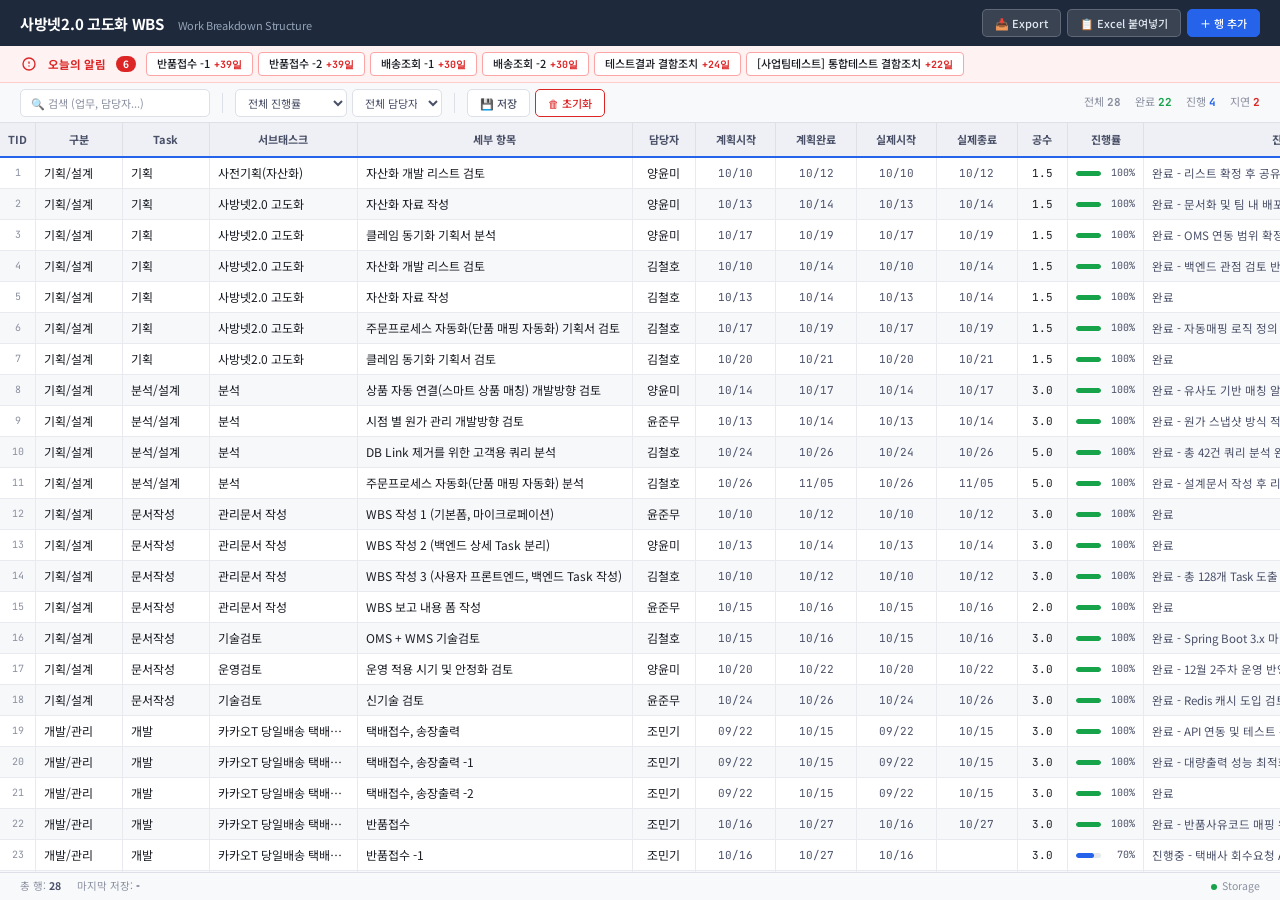
<file: template/wbs-manage.html>
<!DOCTYPE html>
<html lang="ko">
<head>
<meta charset="UTF-8">
<meta name="viewport" content="width=device-width, initial-scale=1.0">
<title>사방넷2.0 고도화 WBS</title>
<link href="https://fonts.googleapis.com/css2?family=Noto+Sans+KR:wght@300;400;500;600;700&family=JetBrains+Mono:wght@400;500&display=swap" rel="stylesheet">
<style>
:root {
  --bg-primary:#ffffff; --bg-secondary:#f8f9fb; --bg-tertiary:#f0f1f4;
  --bg-row:#ffffff; --bg-row-alt:#f7f8fa; --bg-row-hover:#eef2ff;
  --bg-header:#eef0f5; --border-color:#dde0e7; --border-light:#e8eaef;
  --text-primary:#1a1d24; --text-secondary:#4a5068; --text-muted:#8b90a0;
  --accent-blue:#2563eb; --accent-green:#16a34a; --accent-yellow:#d97706;
  --accent-red:#dc2626; --accent-orange:#ea580c;
  --row-height:30px; --header-height:34px; --font-size:12px;
  --font-mono:'JetBrains Mono',monospace; --font-sans:'Noto Sans KR',-apple-system,sans-serif;
}
*{margin:0;padding:0;box-sizing:border-box;}
body{font-family:var(--font-sans);font-size:var(--font-size);background:var(--bg-primary);color:var(--text-primary);line-height:1.4;}
.app-layout{display:flex;flex-direction:column;height:100vh;overflow:hidden;}

/* TOP BAR */
.top-bar{display:flex;align-items:center;justify-content:space-between;padding:8px 20px;background:#1e293b;height:46px;}
.top-bar h1{font-size:15px;font-weight:700;color:#fff;letter-spacing:-0.3px;}
.top-bar h1 span{color:#94a3b8;font-weight:400;font-size:11px;margin-left:10px;}
.top-bar-actions{display:flex;gap:6px;align-items:center;}
.btn{padding:4px 12px;border-radius:5px;border:1px solid var(--border-color);background:#fff;color:var(--text-secondary);font-size:11px;font-family:var(--font-sans);cursor:pointer;transition:all .15s;display:flex;align-items:center;gap:4px;height:28px;font-weight:500;}
.btn:hover{background:var(--bg-tertiary);color:var(--text-primary);}
.btn-top{background:rgba(255,255,255,.12);border:1px solid rgba(255,255,255,.2);color:#e2e8f0;}
.btn-top:hover{background:rgba(255,255,255,.22);color:#fff;}
.btn-primary{background:var(--accent-blue);color:#fff;border-color:var(--accent-blue);}
.btn-primary:hover{background:#1d4ed8;}
.btn-danger{border-color:var(--accent-red);color:var(--accent-red);}
.btn-danger:hover{background:rgba(220,38,38,.06);}

/* ALERT */
.alert-section{background:#fef2f2;border-bottom:1px solid #fecaca;padding:6px 20px;display:flex;align-items:center;gap:10px;min-height:36px;}
.alert-section.no-alerts{background:#f0fdf4;border-bottom-color:#bbf7d0;}
.alert-icon{width:18px;height:18px;display:flex;align-items:center;justify-content:center;flex-shrink:0;}
.alert-icon svg{width:16px;height:16px;}
.alert-label{font-size:11.5px;font-weight:700;color:var(--accent-red);white-space:nowrap;flex-shrink:0;}
.no-alerts .alert-label{color:var(--accent-green);}
.alert-items{display:flex;gap:5px;overflow-x:auto;flex:1;scrollbar-width:none;}
.alert-items::-webkit-scrollbar{display:none;}
.alert-chip{flex-shrink:0;padding:3px 10px;border-radius:4px;background:#fff;border:1px solid #fca5a5;color:var(--text-primary);font-size:11px;white-space:nowrap;box-shadow:0 1px 2px rgba(0,0,0,.04);}
.alert-chip .chip-task{font-weight:500;}
.alert-chip .chip-days{color:var(--accent-red);font-weight:700;margin-left:4px;font-family:var(--font-mono);font-size:10px;}
.alert-count{background:var(--accent-red);color:#fff;font-size:10px;font-weight:700;padding:1px 7px;border-radius:10px;flex-shrink:0;}
.no-alerts .alert-count{background:var(--accent-green);}
.alert-empty{font-size:11px;color:var(--accent-green);font-weight:500;}

/* TOOLBAR */
.toolbar{display:flex;align-items:center;padding:6px 20px;gap:8px;background:var(--bg-secondary);border-bottom:1px solid var(--border-color);height:40px;}
.toolbar-group{display:flex;gap:5px;align-items:center;}
.toolbar-sep{width:1px;height:20px;background:var(--border-color);margin:0 4px;}
.search-box{padding:4px 10px;border-radius:5px;border:1px solid var(--border-color);background:#fff;color:var(--text-primary);font-size:11px;font-family:var(--font-sans);width:190px;height:28px;}
.search-box::placeholder{color:var(--text-muted);}
.search-box:focus{outline:none;border-color:var(--accent-blue);box-shadow:0 0 0 2px rgba(37,99,235,.1);}
.filter-select{padding:4px 8px;border-radius:5px;border:1px solid var(--border-color);background:#fff;color:var(--text-secondary);font-size:11px;font-family:var(--font-sans);height:28px;cursor:pointer;}
.filter-select:focus{outline:none;border-color:var(--accent-blue);}
.stats-bar{margin-left:auto;display:flex;gap:14px;font-size:11px;color:var(--text-muted);}
.stats-bar .stat-val{font-weight:700;font-family:var(--font-mono);}

/* GRID */
.grid-wrapper{flex:1;overflow:auto;}
table{width:100%;border-collapse:collapse;table-layout:fixed;min-width:1440px;}
thead{position:sticky;top:0;z-index:10;}
thead th{height:var(--header-height);padding:0 8px;background:var(--bg-header);border-bottom:2px solid var(--accent-blue);border-right:1px solid var(--border-color);font-size:11px;font-weight:700;color:var(--text-secondary);text-align:center;white-space:nowrap;user-select:none;}
thead th:last-child{border-right:none;}
thead th.sortable{cursor:pointer;}
thead th.sortable:hover{color:var(--accent-blue);background:#e0e5f0;}
tbody tr{height:var(--row-height);}
tbody tr:nth-child(even){background:var(--bg-row-alt);}
tbody tr:nth-child(odd){background:var(--bg-row);}
tbody tr:hover{background:var(--bg-row-hover);}
tbody td{padding:0 8px;border-right:1px solid var(--border-light);border-bottom:1px solid var(--border-light);font-size:var(--font-size);color:var(--text-primary);white-space:nowrap;overflow:hidden;text-overflow:ellipsis;height:var(--row-height);line-height:var(--row-height);}
tbody td:last-child{border-right:none;}
tbody td.editable{cursor:text;}
tbody td.editable:focus{outline:2px solid var(--accent-blue);outline-offset:-2px;background:#eff4ff;}
tbody td.cell-center{text-align:center;}
tbody td.cell-num{text-align:center;font-family:var(--font-mono);font-size:11px;}
tbody td.cell-date{text-align:center;font-family:var(--font-mono);font-size:11px;color:var(--text-secondary);}
tbody td.cell-status{color:var(--text-secondary);font-size:11.5px;}

.col-rownum{width:34px;}
.col-category{width:82px;}
.col-task{width:82px;}
.col-subtask{width:140px;}
.col-detail{width:260px;}
.col-assignee{width:60px;}
.col-plan-start{width:76px;}
.col-plan-end{width:76px;}
.col-act-start{width:76px;}
.col-act-end{width:76px;}
.col-effort{width:48px;}
.col-progress{width:72px;}
.col-status{width:280px;}

/* Progress */
.progress-bar-cell{display:flex;align-items:center;gap:4px;height:100%;}
.progress-bar-bg{flex:1;height:5px;background:#e5e7eb;border-radius:3px;overflow:hidden;}
.progress-bar-fill{height:100%;border-radius:3px;}
.progress-val{font-family:var(--font-mono);font-size:10px;color:var(--text-secondary);width:30px;text-align:right;flex-shrink:0;}

.row-num{text-align:center;color:var(--text-muted);font-size:10px;font-family:var(--font-mono);}

/* Context menu */
.context-menu{position:fixed;background:#fff;border:1px solid var(--border-color);border-radius:8px;padding:4px;min-width:170px;z-index:1000;box-shadow:0 8px 30px rgba(0,0,0,.12);display:none;}
.context-menu.show{display:block;}
.context-menu-item{padding:7px 12px;font-size:12px;color:var(--text-secondary);cursor:pointer;border-radius:5px;}
.context-menu-item:hover{background:var(--bg-row-hover);color:var(--text-primary);}
.context-menu-item.danger{color:var(--accent-red);}
.context-menu-sep{height:1px;background:var(--border-light);margin:3px 0;}

/* Modal */
.modal-overlay{position:fixed;top:0;left:0;right:0;bottom:0;background:rgba(0,0,0,.3);backdrop-filter:blur(2px);z-index:1000;display:none;align-items:center;justify-content:center;}
.modal-overlay.show{display:flex;}
.modal{background:#fff;border:1px solid var(--border-color);border-radius:12px;padding:24px;min-width:440px;max-width:580px;box-shadow:0 20px 60px rgba(0,0,0,.15);}
.modal h3{font-size:15px;margin-bottom:6px;font-weight:700;}
.modal .modal-desc{font-size:11.5px;color:var(--text-muted);margin-bottom:12px;line-height:1.5;}
.modal .modal-desc strong{color:var(--text-secondary);}
.modal textarea{width:100%;height:200px;background:var(--bg-secondary);border:1px solid var(--border-color);border-radius:6px;color:var(--text-primary);font-family:var(--font-mono);font-size:11px;padding:10px;resize:vertical;}
.modal textarea:focus{outline:none;border-color:var(--accent-blue);}
.modal-actions{display:flex;justify-content:flex-end;gap:8px;margin-top:14px;}

/* Footer */
.footer-bar{display:flex;align-items:center;justify-content:space-between;padding:3px 20px;background:var(--bg-secondary);border-top:1px solid var(--border-color);height:28px;font-size:10.5px;color:var(--text-muted);flex-shrink:0;}
.footer-bar strong{color:var(--text-secondary);}
.footer-left{display:flex;gap:16px;}
.storage-indicator{display:flex;align-items:center;gap:5px;}
.storage-dot{width:6px;height:6px;border-radius:50%;background:var(--accent-green);}

::-webkit-scrollbar{width:8px;height:8px;}
::-webkit-scrollbar-track{background:#f1f1f4;}
::-webkit-scrollbar-thumb{background:#c4c9d4;border-radius:4px;}
::-webkit-scrollbar-thumb:hover{background:#a0a6b4;}
</style>
</head>
<body>
<div class="app-layout">
  <div class="top-bar">
    <h1>사방넷2.0 고도화 WBS <span>Work Breakdown Structure</span></h1>
    <div class="top-bar-actions">
      <button class="btn btn-top" onclick="exportData()">📥 Export</button>
      <button class="btn btn-top" onclick="showPasteModal()">📋 Excel 붙여넣기</button>
      <button class="btn btn-primary" onclick="addRow()">＋ 행 추가</button>
    </div>
  </div>

  <div class="alert-section" id="alertSection">
    <div class="alert-icon"><svg fill="none" viewBox="0 0 24 24" stroke="currentColor" style="color:var(--accent-red)"><path stroke-linecap="round" stroke-linejoin="round" stroke-width="2" d="M12 9v2m0 4h.01M21 12a9 9 0 11-18 0 9 9 0 0118 0z"/></svg></div>
    <span class="alert-label">오늘의 알림</span>
    <span class="alert-count" id="alertCount">0</span>
    <div class="alert-items" id="alertItems"><span class="alert-empty">확인 중...</span></div>
  </div>

  <div class="toolbar">
    <div class="toolbar-group"><input type="text" class="search-box" placeholder="🔍 검색 (업무, 담당자...)" id="searchInput" oninput="filterGrid()"></div>
    <div class="toolbar-sep"></div>
    <div class="toolbar-group">
      <select class="filter-select" id="filterStatus" onchange="filterGrid()"><option value="">전체 진행률</option><option value="done">완료 (100%)</option><option value="ing">진행중 (1~99%)</option><option value="not">미착수 (0%)</option></select>
      <select class="filter-select" id="filterAssignee" onchange="filterGrid()"><option value="">전체 담당자</option></select>
    </div>
    <div class="toolbar-sep"></div>
    <div class="toolbar-group">
      <button class="btn" onclick="saveData()">💾 저장</button>
      <button class="btn btn-danger" onclick="confirmClear()">🗑 초기화</button>
    </div>
    <div class="stats-bar">
      <span>전체 <span class="stat-val" id="statTotal">0</span></span>
      <span>완료 <span class="stat-val" style="color:var(--accent-green)" id="statDone">0</span></span>
      <span>진행 <span class="stat-val" style="color:var(--accent-blue)" id="statProgress">0</span></span>
      <span>지연 <span class="stat-val" style="color:var(--accent-red)" id="statDelayed">0</span></span>
    </div>
  </div>

  <div class="grid-wrapper">
    <table id="wbsTable">
      <thead><tr>
        <th class="col-rownum">TID</th>
        <th class="col-category sortable" data-col="category">구분</th>
        <th class="col-task sortable" data-col="task">Task</th>
        <th class="col-subtask sortable" data-col="subtask">서브태스크</th>
        <th class="col-detail">세부 항목</th>
        <th class="col-assignee sortable" data-col="assignee">담당자</th>
        <th class="col-plan-start sortable" data-col="planStart">계획시작</th>
        <th class="col-plan-end sortable" data-col="planEnd">계획완료</th>
        <th class="col-act-start">실제시작</th>
        <th class="col-act-end">실제종료</th>
        <th class="col-effort sortable" data-col="effort">공수</th>
        <th class="col-progress sortable" data-col="progress">진행률</th>
        <th class="col-status">진행상태</th>
      </tr></thead>
      <tbody id="wbsBody"></tbody>
    </table>
  </div>

  <div class="footer-bar">
    <div class="footer-left"><span>총 행: <strong id="footerRows">0</strong></span><span>마지막 저장: <strong id="footerSaved">-</strong></span></div>
    <div class="storage-indicator"><span class="storage-dot"></span><span>Storage</span></div>
  </div>
</div>

<div class="context-menu" id="contextMenu">
  <div class="context-menu-item" onclick="insertRowAbove()">↑ 위에 행 삽입</div>
  <div class="context-menu-item" onclick="insertRowBelow()">↓ 아래에 행 삽입</div>
  <div class="context-menu-sep"></div>
  <div class="context-menu-item" onclick="duplicateRow()">⧉ 행 복제</div>
  <div class="context-menu-sep"></div>
  <div class="context-menu-item danger" onclick="deleteRow()">✕ 행 삭제</div>
</div>

<div class="modal-overlay" id="pasteModal">
  <div class="modal">
    <h3>📋 Excel 데이터 붙여넣기</h3>
    <p class="modal-desc">Excel에서 복사한 데이터를 아래에 붙여넣으세요. 탭으로 구분된 데이터를 자동 인식합니다.<br><strong>열 순서:</strong> 구분 → Task → 서브태스크 → 세부항목 → 담당자 → 계획시작 → 계획완료 → 실제시작 → 실제종료 → 공수 → 진행률 → 진행상태</p>
    <textarea id="pasteArea" placeholder="여기에 Ctrl+V로 붙여넣기..."></textarea>
    <div class="modal-actions"><button class="btn" onclick="closePasteModal()">취소</button><button class="btn btn-primary" onclick="importPaste()">적용</button></div>
  </div>
</div>

<script>
var COLUMNS=['category','task','subtask','detail','assignee','planStart','planEnd','actStart','actEnd','effort','progress','status'];
var data=[];
var contextRowIdx=-1;
var sortCol=null;
var sortDir='asc';
var storageAvailable=false;

var SAMPLE=[
{category:'기획/설계',task:'기획',subtask:'사전기획(자산화)',detail:'자산화 개발 리스트 검토',assignee:'양윤미',planStart:'10/10',planEnd:'10/12',actStart:'10/10',actEnd:'10/12',effort:'1.5',progress:'100',status:'완료 - 리스트 확정 후 공유 완료'},
{category:'기획/설계',task:'기획',subtask:'사방넷2.0 고도화',detail:'자산화 자료 작성',assignee:'양윤미',planStart:'10/13',planEnd:'10/14',actStart:'10/13',actEnd:'10/14',effort:'1.5',progress:'100',status:'완료 - 문서화 및 팀 내 배포 완료'},
{category:'기획/설계',task:'기획',subtask:'사방넷2.0 고도화',detail:'클레임 동기화 기획서 분석',assignee:'양윤미',planStart:'10/17',planEnd:'10/19',actStart:'10/17',actEnd:'10/19',effort:'1.5',progress:'100',status:'완료 - OMS 연동 범위 확정'},
{category:'기획/설계',task:'기획',subtask:'사방넷2.0 고도화',detail:'자산화 개발 리스트 검토',assignee:'김철호',planStart:'10/10',planEnd:'10/14',actStart:'10/10',actEnd:'10/14',effort:'1.5',progress:'100',status:'완료 - 백엔드 관점 검토 반영'},
{category:'기획/설계',task:'기획',subtask:'사방넷2.0 고도화',detail:'자산화 자료 작성',assignee:'김철호',planStart:'10/13',planEnd:'10/14',actStart:'10/13',actEnd:'10/14',effort:'1.5',progress:'100',status:'완료'},
{category:'기획/설계',task:'기획',subtask:'사방넷2.0 고도화',detail:'주문프로세스 자동화(단품 매핑 자동화) 기획서 검토',assignee:'김철호',planStart:'10/17',planEnd:'10/19',actStart:'10/17',actEnd:'10/19',effort:'1.5',progress:'100',status:'완료 - 자동매핑 로직 정의 확정'},
{category:'기획/설계',task:'기획',subtask:'사방넷2.0 고도화',detail:'클레임 동기화 기획서 검토',assignee:'김철호',planStart:'10/20',planEnd:'10/21',actStart:'10/20',actEnd:'10/21',effort:'1.5',progress:'100',status:'완료'},
{category:'기획/설계',task:'분석/설계',subtask:'분석',detail:'상품 자동 연결(스마트 상품 매칭) 개발방향 검토',assignee:'양윤미',planStart:'10/14',planEnd:'10/17',actStart:'10/14',actEnd:'10/17',effort:'3.0',progress:'100',status:'완료 - 유사도 기반 매칭 알고리즘 선정'},
{category:'기획/설계',task:'분석/설계',subtask:'분석',detail:'시점 별 원가 관리 개발방향 검토',assignee:'윤준무',planStart:'10/13',planEnd:'10/14',actStart:'10/13',actEnd:'10/14',effort:'3.0',progress:'100',status:'완료 - 원가 스냅샷 방식 적용 결정'},
{category:'기획/설계',task:'분석/설계',subtask:'분석',detail:'DB Link 제거를 위한 고객용 쿼리 분석',assignee:'김철호',planStart:'10/24',planEnd:'10/26',actStart:'10/24',actEnd:'10/26',effort:'5.0',progress:'100',status:'완료 - 총 42건 쿼리 분석 완료'},
{category:'기획/설계',task:'분석/설계',subtask:'분석',detail:'주문프로세스 자동화(단품 매핑 자동화) 분석',assignee:'김철호',planStart:'10/26',planEnd:'11/05',actStart:'10/26',actEnd:'11/05',effort:'5.0',progress:'100',status:'완료 - 설계문서 작성 후 리뷰 완료'},
{category:'기획/설계',task:'문서작성',subtask:'관리문서 작성',detail:'WBS 작성 1 (기본폼, 마이크로페이션)',assignee:'윤준무',planStart:'10/10',planEnd:'10/12',actStart:'10/10',actEnd:'10/12',effort:'3.0',progress:'100',status:'완료'},
{category:'기획/설계',task:'문서작성',subtask:'관리문서 작성',detail:'WBS 작성 2 (백엔드 상세 Task 분리)',assignee:'양윤미',planStart:'10/13',planEnd:'10/14',actStart:'10/13',actEnd:'10/14',effort:'3.0',progress:'100',status:'완료'},
{category:'기획/설계',task:'문서작성',subtask:'관리문서 작성',detail:'WBS 작성 3 (사용자 프론트엔드, 백엔드 Task 작성)',assignee:'김철호',planStart:'10/10',planEnd:'10/12',actStart:'10/10',actEnd:'10/12',effort:'3.0',progress:'100',status:'완료 - 총 128개 Task 도출'},
{category:'기획/설계',task:'문서작성',subtask:'관리문서 작성',detail:'WBS 보고 내용 폼 작성',assignee:'윤준무',planStart:'10/15',planEnd:'10/16',actStart:'10/15',actEnd:'10/16',effort:'2.0',progress:'100',status:'완료'},
{category:'기획/설계',task:'문서작성',subtask:'기술검토',detail:'OMS + WMS 기술검토',assignee:'김철호',planStart:'10/15',planEnd:'10/16',actStart:'10/15',actEnd:'10/16',effort:'3.0',progress:'100',status:'완료 - Spring Boot 3.x 마이그레이션 확정'},
{category:'기획/설계',task:'문서작성',subtask:'운영검토',detail:'운영 적용 시기 및 안정화 검토',assignee:'양윤미',planStart:'10/20',planEnd:'10/22',actStart:'10/20',actEnd:'10/22',effort:'3.0',progress:'100',status:'완료 - 12월 2주차 운영 반영 예정'},
{category:'기획/설계',task:'문서작성',subtask:'기술검토',detail:'신기술 검토',assignee:'윤준무',planStart:'10/24',planEnd:'10/26',actStart:'10/24',actEnd:'10/26',effort:'3.0',progress:'100',status:'완료 - Redis 캐시 도입 검토 보고서 작성'},
{category:'개발/관리',task:'개발',subtask:'카카오T 당일배송 택배사 연동',detail:'택배접수, 송장출력',assignee:'조민기',planStart:'09/22',planEnd:'10/15',actStart:'09/22',actEnd:'10/15',effort:'3.0',progress:'100',status:'완료 - API 연동 및 테스트 통과'},
{category:'개발/관리',task:'개발',subtask:'카카오T 당일배송 택배사 연동',detail:'택배접수, 송장출력 -1',assignee:'조민기',planStart:'09/22',planEnd:'10/15',actStart:'09/22',actEnd:'10/15',effort:'3.0',progress:'100',status:'완료 - 대량출력 성능 최적화 적용'},
{category:'개발/관리',task:'개발',subtask:'카카오T 당일배송 택배사 연동',detail:'택배접수, 송장출력 -2',assignee:'조민기',planStart:'09/22',planEnd:'10/15',actStart:'09/22',actEnd:'10/15',effort:'3.0',progress:'100',status:'완료'},
{category:'개발/관리',task:'개발',subtask:'카카오T 당일배송 택배사 연동',detail:'반품접수',assignee:'조민기',planStart:'10/16',planEnd:'10/27',actStart:'10/16',actEnd:'10/27',effort:'3.0',progress:'100',status:'완료 - 반품사유코드 매핑 완료'},
{category:'개발/관리',task:'개발',subtask:'카카오T 당일배송 택배사 연동',detail:'반품접수 -1',assignee:'조민기',planStart:'10/16',planEnd:'10/27',actStart:'10/16',actEnd:'',effort:'3.0',progress:'70',status:'진행중 - 택배사 회수요청 API 연동 작업 중'},
{category:'개발/관리',task:'개발',subtask:'카카오T 당일배송 택배사 연동',detail:'반품접수 -2',assignee:'조민기',planStart:'10/16',planEnd:'10/27',actStart:'10/16',actEnd:'',effort:'2.0',progress:'40',status:'지연 - 카카오T 측 API 스펙 변경으로 재작업 필요'},
{category:'개발/관리',task:'개발',subtask:'카카오T 당일배송 택배사 연동',detail:'배송조회 -1',assignee:'조민기',planStart:'10/28',planEnd:'11/05',actStart:'',actEnd:'',effort:'3.0',progress:'0',status:'대기 - 반품접수 완료 후 착수 예정'},
{category:'개발/관리',task:'개발',subtask:'카카오T 당일배송 택배사 연동',detail:'배송조회 -2',assignee:'조민기',planStart:'10/28',planEnd:'11/05',actStart:'',actEnd:'',effort:'3.0',progress:'0',status:'대기'},
{category:'개발/관리',task:'품질관리',subtask:'품질관리팀 테스트',detail:'테스트결과 결함조치',assignee:'조민기',planStart:'11/06',planEnd:'11/11',actStart:'11/06',actEnd:'',effort:'3.0',progress:'50',status:'진행중 - 결함 12건 중 6건 조치 완료, 나머지 대응 중'},
{category:'개발/관리',task:'품질관리',subtask:'통합테스트',detail:'[사업팀테스트] 통합테스트 결함조치',assignee:'조민기',planStart:'11/12',planEnd:'11/13',actStart:'11/06',actEnd:'',effort:'3.0',progress:'20',status:'지연 - 사업팀 일정 조율 중, 11/18 재테스트 예정'}
];

function esc(s){return(s||'').replace(/&/g,'&amp;').replace(/</g,'&lt;').replace(/>/g,'&gt;');}

function renderGrid(){
  var tbody=document.getElementById('wbsBody');
  var sv=(document.getElementById('searchInput').value||'').toLowerCase();
  var fs=document.getElementById('filterStatus').value;
  var fa=document.getElementById('filterAssignee').value;
  var filtered=[];
  for(var i=0;i<data.length;i++){
    var r=data[i];r._idx=i;
    if(sv){var found=false;for(var k in r){if(String(r[k]).toLowerCase().indexOf(sv)>=0){found=true;break;}}if(!found)continue;}
    if(fs){
      var p=parseFloat(r.progress)||0;
      if(fs==='done'&&p<100)continue;
      if(fs==='ing'&&(p<=0||p>=100))continue;
      if(fs==='not'&&p>0)continue;
    }
    if(fa&&r.assignee!==fa)continue;
    filtered.push(r);
  }
  if(sortCol){
    filtered.sort(function(a,b){
      var va=a[sortCol]||'',vb=b[sortCol]||'';
      if(sortCol==='progress'||sortCol==='effort'){va=parseFloat(va)||0;vb=parseFloat(vb)||0;}
      return sortDir==='asc'?(va<vb?-1:va>vb?1:0):(va>vb?-1:va<vb?1:0);
    });
  }
  var h='';
  for(var i=0;i<filtered.length;i++){
    var row=filtered[i];
    var p=parseFloat(row.progress)||0;
    var pColor=p>=100?'var(--accent-green)':p>=50?'var(--accent-blue)':p>0?'var(--accent-yellow)':'#d1d5db';
    h+='<tr data-idx="'+row._idx+'" oncontextmenu="showContext(event,'+row._idx+')">';
    h+='<td class="row-num">'+(i+1)+'</td>';
    h+='<td class="editable" contenteditable="true" data-col="category">'+esc(row.category)+'</td>';
    h+='<td class="editable" contenteditable="true" data-col="task">'+esc(row.task)+'</td>';
    h+='<td class="editable" contenteditable="true" data-col="subtask">'+esc(row.subtask)+'</td>';
    h+='<td class="editable" contenteditable="true" data-col="detail">'+esc(row.detail)+'</td>';
    h+='<td class="editable cell-center" contenteditable="true" data-col="assignee">'+esc(row.assignee)+'</td>';
    h+='<td class="editable cell-date" contenteditable="true" data-col="planStart">'+esc(row.planStart)+'</td>';
    h+='<td class="editable cell-date" contenteditable="true" data-col="planEnd">'+esc(row.planEnd)+'</td>';
    h+='<td class="editable cell-date" contenteditable="true" data-col="actStart">'+esc(row.actStart)+'</td>';
    h+='<td class="editable cell-date" contenteditable="true" data-col="actEnd">'+esc(row.actEnd)+'</td>';
    h+='<td class="editable cell-num" contenteditable="true" data-col="effort">'+esc(row.effort)+'</td>';
    h+='<td class="cell-progress"><div class="progress-bar-cell"><div class="progress-bar-bg"><div class="progress-bar-fill" style="width:'+p+'%;background:'+pColor+'"></div></div><span class="progress-val">'+p+'%</span></div></td>';
    h+='<td class="editable cell-status" contenteditable="true" data-col="status">'+esc(row.status)+'</td>';
    h+='</tr>';
  }
  tbody.innerHTML=h;
  updateStats(filtered);
  updateAlerts();
  updateAssigneeFilter();
  document.getElementById('footerRows').textContent=data.length;
}

function updateStats(f){
  document.getElementById('statTotal').textContent=f.length;
  var d=0,p=0,dl=0;
  for(var i=0;i<f.length;i++){
    var pr=parseFloat(f[i].progress)||0;
    if(pr>=100)d++;
    else if(pr>0)p++;
    var s=(f[i].status||'').toLowerCase();
    if(s.indexOf('지연')>=0)dl++;
  }
  document.getElementById('statDone').textContent=d;
  document.getElementById('statProgress').textContent=p;
  document.getElementById('statDelayed').textContent=dl;
}

function updateAlerts(){
  var today=new Date();var yr=today.getFullYear();var delayed=[];
  for(var i=0;i<data.length;i++){
    var r=data[i];
    if((parseFloat(r.progress)||0)>=100||!r.planEnd)continue;
    var pts=r.planEnd.split('/');if(pts.length!==2)continue;
    var m=parseInt(pts[0])-1,d=parseInt(pts[1]);if(isNaN(m)||isNaN(d))continue;
    var ed=new Date(yr,m,d);
    if(ed<today){
      delayed.push({detail:r.detail||r.subtask,days:Math.ceil((today-ed)/864e5)});
    }
  }
  var sec=document.getElementById('alertSection');
  var con=document.getElementById('alertItems');
  document.getElementById('alertCount').textContent=delayed.length;
  if(!delayed.length){
    sec.className='alert-section no-alerts';
    con.innerHTML='<span class="alert-empty">지연된 업무가 없습니다 ✓</span>';
  } else {
    sec.className='alert-section';
    var ch='';for(var i=0;i<delayed.length;i++){ch+='<span class="alert-chip"><span class="chip-task">'+esc(delayed[i].detail)+'</span><span class="chip-days">+'+delayed[i].days+'일</span></span>';}
    con.innerHTML=ch;
  }
}

function updateAssigneeFilter(){
  var sel=document.getElementById('filterAssignee');var cur=sel.value;var m={};
  for(var i=0;i<data.length;i++){if(data[i].assignee)m[data[i].assignee]=true;}
  var a=Object.keys(m).sort();
  sel.innerHTML='<option value="">전체 담당자</option>';
  for(var i=0;i<a.length;i++){sel.innerHTML+='<option value="'+a[i]+'"'+(a[i]===cur?' selected':'')+'>'+a[i]+'</option>';}
}

function filterGrid(){renderGrid();}

/* Cell editing */
document.addEventListener('focusout',function(e){
  if(!e.target.classList.contains('editable'))return;
  var tr=e.target.closest('tr');if(!tr)return;
  var idx=parseInt(tr.dataset.idx),col=e.target.dataset.col;
  if(data[idx]){data[idx][col]=e.target.textContent.trim();if(col==='progress')renderGrid();}
});
document.addEventListener('keydown',function(e){
  if(!e.target.classList.contains('editable'))return;
  if(e.key==='Tab'){e.preventDefault();var n=e.shiftKey?e.target.previousElementSibling:e.target.nextElementSibling;if(n&&n.classList.contains('editable')){n.focus();window.getSelection().selectAllChildren(n);}}
  if(e.key==='Enter'){e.preventDefault();e.target.blur();}
});

/* Paste */
document.addEventListener('paste',function(e){
  var a=document.activeElement;
  if(a&&a.classList.contains('editable')){
    var t=(e.clipboardData||window.clipboardData).getData('text');
    if(t.indexOf('\t')>=0||(t.indexOf('\n')>=0&&t.trim().split('\n').length>1)){e.preventDefault();pasteIntoGrid(t,a);}
  }
});
function pasteIntoGrid(text,cell){
  var rows=text.split('\n');var rr=[];for(var i=0;i<rows.length;i++){if(rows[i].trim())rr.push(rows[i]);}
  var tr=cell.closest('tr');var si=parseInt(tr.dataset.idx);
  var co=COLUMNS;
  var sci=co.indexOf(cell.dataset.col);if(sci<0)sci=0;
  for(var i=0;i<rr.length;i++){
    var cells=rr[i].split('\t');var di=si+i;
    while(di>=data.length)data.push({category:'',task:'',subtask:'',detail:'',assignee:'',planStart:'',planEnd:'',actStart:'',actEnd:'',effort:'',progress:'0',status:''});
    for(var j=0;j<cells.length;j++){var ci=sci+j;if(ci<co.length)data[di][co[ci]]=cells[j].trim();}
  }
  renderGrid();
}

/* Sort */
document.querySelectorAll('th.sortable').forEach(function(th){
  th.addEventListener('click',function(){
    var c=th.dataset.col;
    if(sortCol===c)sortDir=sortDir==='asc'?'desc':'asc';else{sortCol=c;sortDir='asc';}
    renderGrid();
  });
});

/* Row ops */
function addRow(){
  data.push({category:'',task:'',subtask:'',detail:'',assignee:'',planStart:'',planEnd:'',actStart:'',actEnd:'',effort:'',progress:'0',status:''});
  renderGrid();
  var tb=document.getElementById('wbsBody');if(tb.lastElementChild)tb.lastElementChild.scrollIntoView({behavior:'smooth',block:'nearest'});
}
function showContext(e,idx){e.preventDefault();contextRowIdx=idx;var m=document.getElementById('contextMenu');m.style.left=e.clientX+'px';m.style.top=e.clientY+'px';m.classList.add('show');}
document.addEventListener('click',function(){document.getElementById('contextMenu').classList.remove('show');});
function newRow(){return{category:'',task:'',subtask:'',detail:'',assignee:'',planStart:'',planEnd:'',actStart:'',actEnd:'',effort:'',progress:'0',status:''};}
function insertRowAbove(){data.splice(contextRowIdx,0,newRow());renderGrid();}
function insertRowBelow(){data.splice(contextRowIdx+1,0,newRow());renderGrid();}
function duplicateRow(){var o={};for(var k in data[contextRowIdx])o[k]=data[contextRowIdx][k];data.splice(contextRowIdx+1,0,o);renderGrid();}
function deleteRow(){data.splice(contextRowIdx,1);renderGrid();}

/* Paste modal */
function showPasteModal(){document.getElementById('pasteModal').classList.add('show');document.getElementById('pasteArea').value='';setTimeout(function(){document.getElementById('pasteArea').focus();},100);}
function closePasteModal(){document.getElementById('pasteModal').classList.remove('show');}
function importPaste(){
  var t=document.getElementById('pasteArea').value;if(!t.trim())return;
  var rows=t.split('\n');
  for(var i=0;i<rows.length;i++){
    if(!rows[i].trim())continue;
    var cells=rows[i].split('\t');
    var obj={category:'',task:'',subtask:'',detail:'',assignee:'',planStart:'',planEnd:'',actStart:'',actEnd:'',effort:'',progress:'0',status:''};
    for(var j=0;j<cells.length&&j<COLUMNS.length;j++)obj[COLUMNS[j]]=cells[j].trim();
    data.push(obj);
  }
  closePasteModal();renderGrid();
}

/* Save / Export */
function saveData(){
  try{if(storageAvailable)window.storage.set('wbs-data',JSON.stringify(data));document.getElementById('footerSaved').textContent=new Date().toLocaleTimeString('ko-KR');}catch(e){}
}
function confirmClear(){if(confirm('모든 데이터를 초기화하시겠습니까?')){data=[];renderGrid();saveData();}}
function exportData(){
  var hdr='구분\tTask\t서브태스크\t세부항목\t담당자\t계획시작\t계획완료\t실제시작\t실제종료\t공수\t진행률\t진행상태';
  var rows=[];for(var i=0;i<data.length;i++){var r=data[i];var c=[];for(var j=0;j<COLUMNS.length;j++)c.push(r[COLUMNS[j]]||'');rows.push(c.join('\t'));}
  var blob=new Blob(['\uFEFF'+hdr+'\n'+rows.join('\n')],{type:'text/tab-separated-values;charset=utf-8'});
  var a=document.createElement('a');a.href=URL.createObjectURL(blob);a.download='WBS_export_'+new Date().toISOString().slice(0,10)+'.tsv';a.click();
}

/* INIT */
data=[];
for(var i=0;i<SAMPLE.length;i++){var o={};for(var k in SAMPLE[i])o[k]=SAMPLE[i][k];data.push(o);}
renderGrid();
try{
  if(typeof window.storage!=='undefined'&&window.storage){
    storageAvailable=true;
    window.storage.get('wbs-data').then(function(result){
      if(result&&result.value){try{var p=JSON.parse(result.value);if(p&&p.length>0){data=p;renderGrid();}}catch(e){}}
    }).catch(function(){});
  }
}catch(e){}
setInterval(function(){if(storageAvailable)saveData();},30000);
</script>
</body>
</html>
</file>
